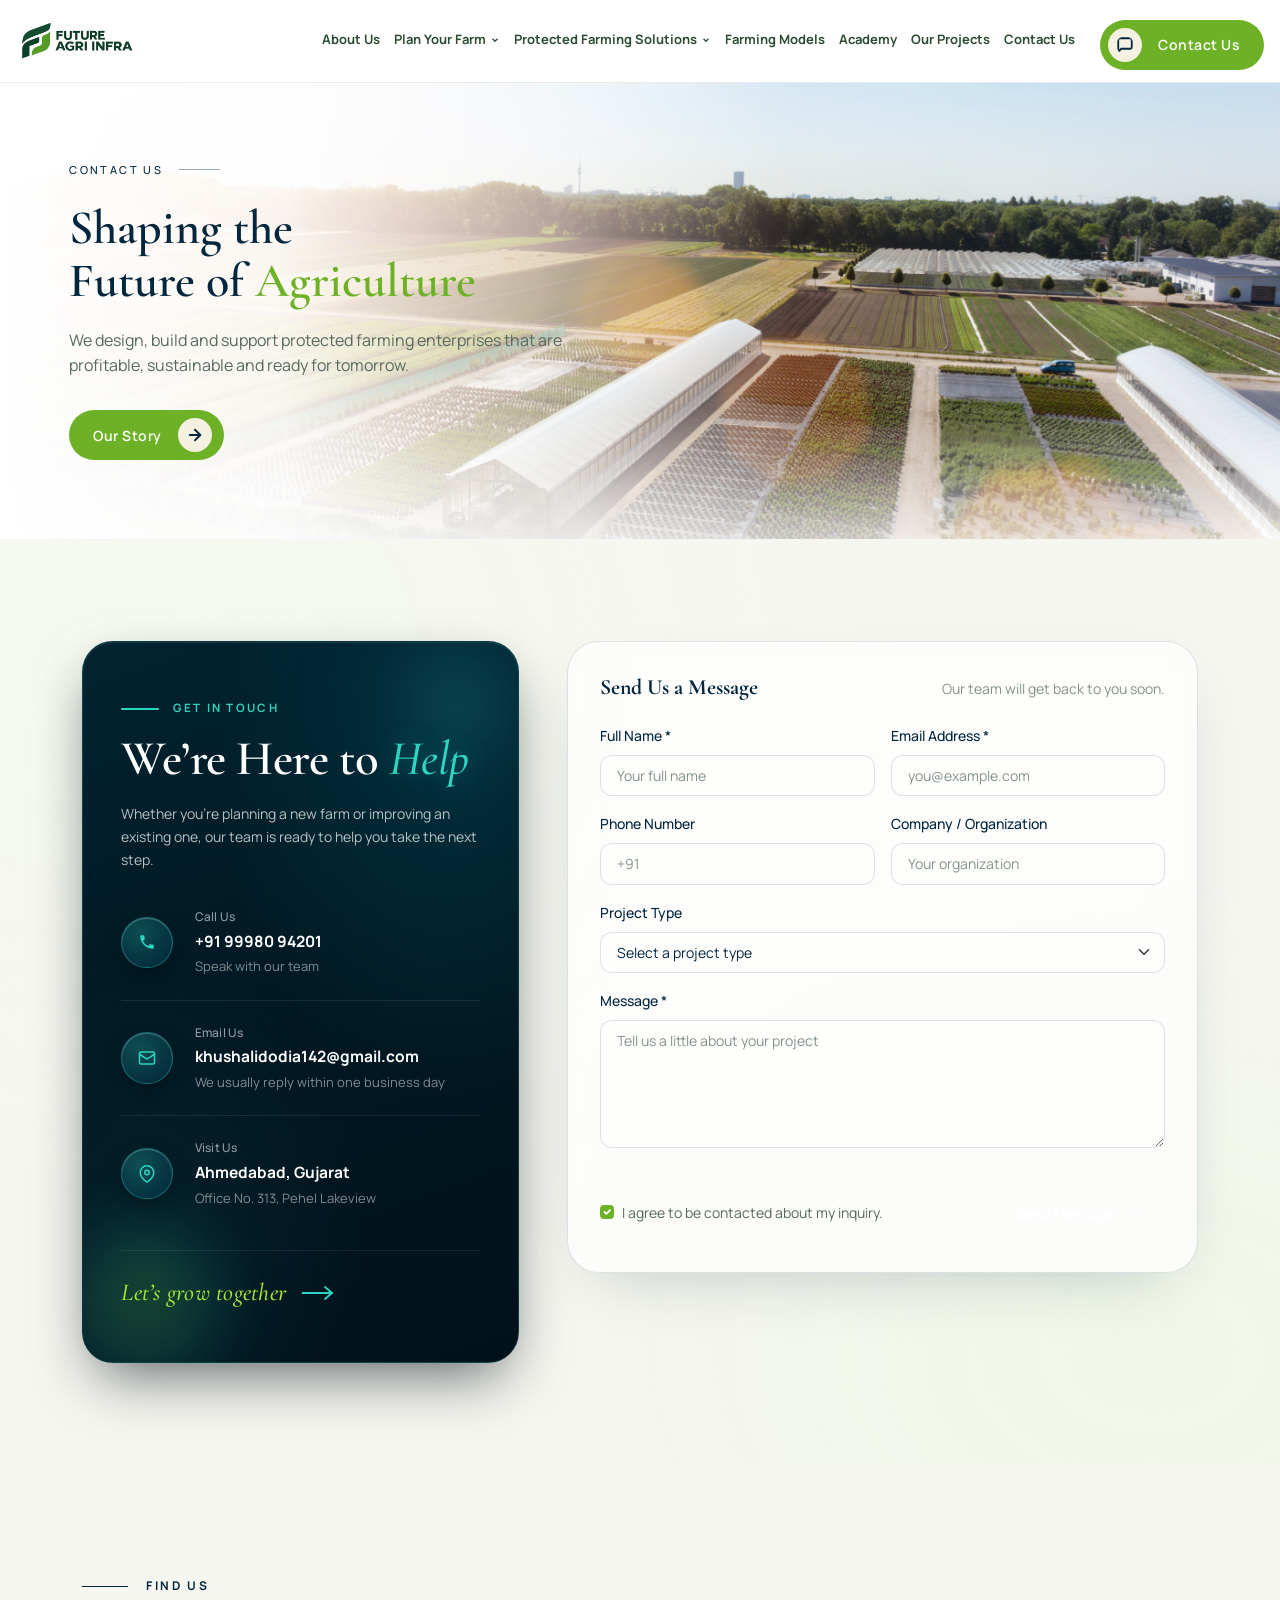
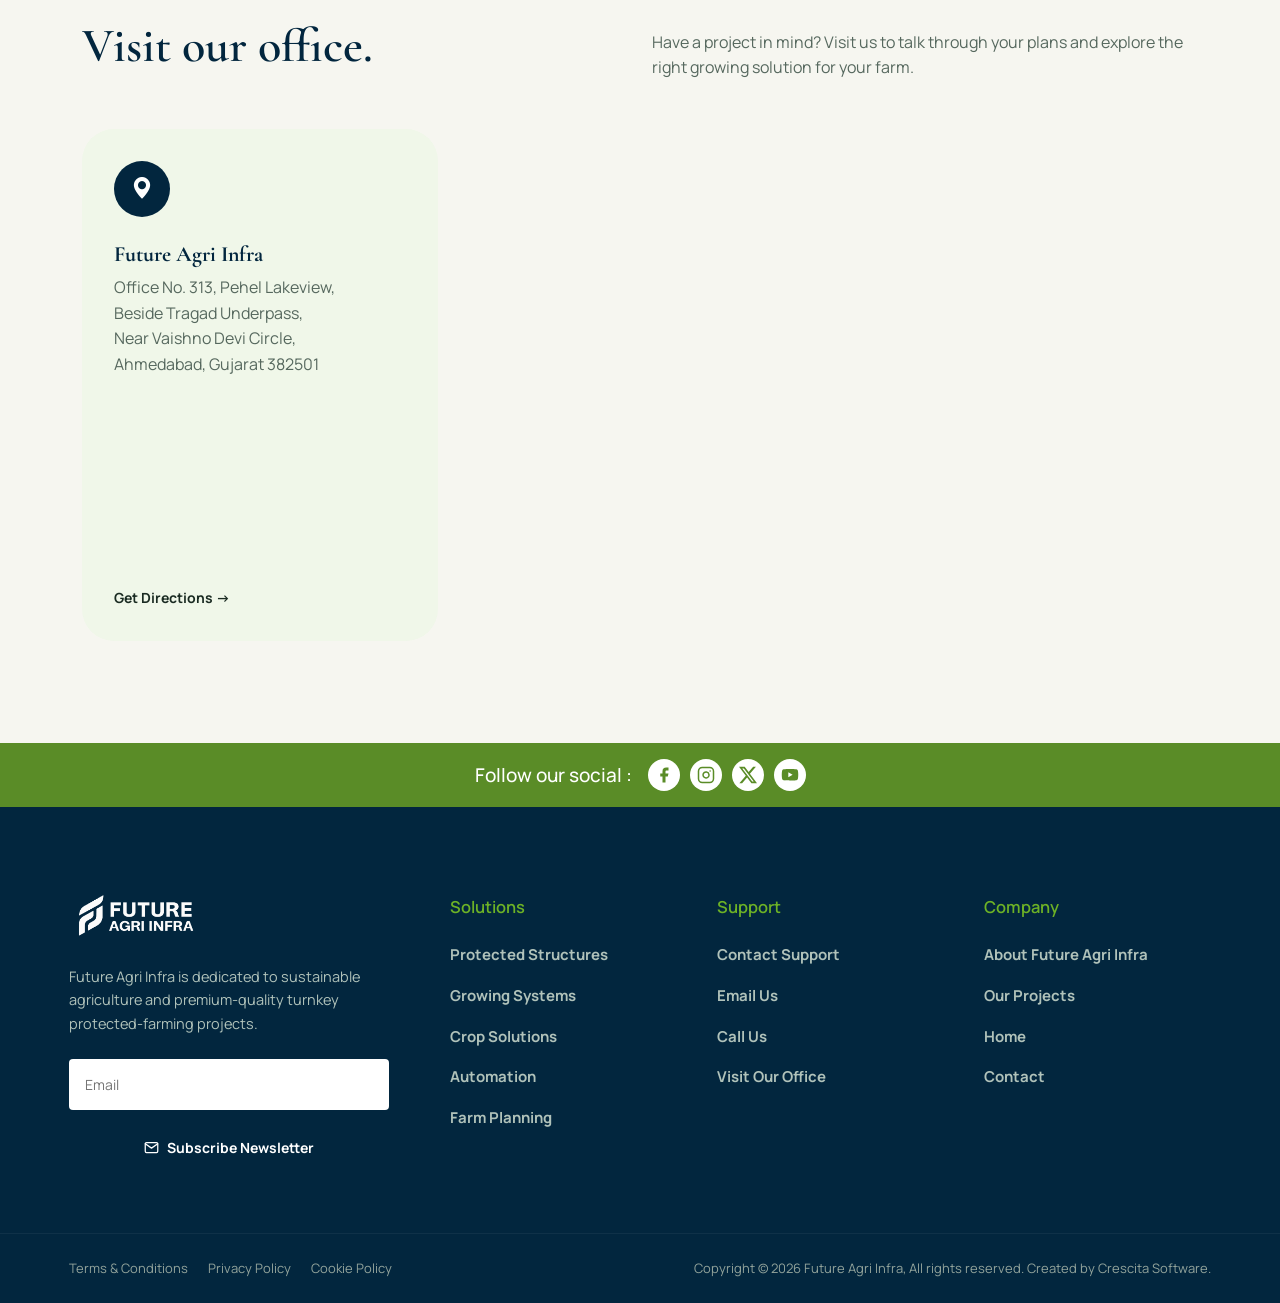
<file: contact.html>
<!DOCTYPE html>
<html lang="en">

<head>
  <meta charset="UTF-8">
  <meta name="viewport" content="width=device-width, initial-scale=1">
  <title>Contact Us | Future Agri Infra</title>
  <link rel="preconnect" href="https://fonts.googleapis.com">
  <link rel="preconnect" href="https://fonts.gstatic.com" crossorigin>
  <link
    href="https://fonts.googleapis.com/css2?family=Cormorant+Garamond:wght@500;600;700&family=Manrope:wght@400;500;600;700&display=swap"
    rel="stylesheet">
  <link href="https://cdn.jsdelivr.net/npm/bootstrap@5.3.3/dist/css/bootstrap.min.css" rel="stylesheet"
    integrity="sha384-QWTKZyjpPEjISv5WaRU9OFeRpok6YctnYmDr5pNlyT2bRjXh0JMhjY6hW+ALEwIH" crossorigin="anonymous">
  <link rel="stylesheet" href="https://cdn.jsdelivr.net/npm/bootstrap-icons@1.11.3/font/bootstrap-icons.min.css">
  <link rel="stylesheet" href="style.css?v=2.3">
  <link rel="stylesheet" href="resstyle.css?v=2.2">
</head>

<body class="fai-page">
  <div class="afm-scope" id="afmScope">
    <div class="afm-scrim" id="afmScrim"></div>

    <nav class="afm-navbar afm-navbar--solid" aria-label="Primary">
      <a class="afm-brand" href="index.html" aria-label="Future Agri Infra home">
        <span class="afm-brand__mark">
          <img class="fai-header-logo" src="images/logo.png" alt="Future Agri Infra">
        </span>
      </a>

      <ul class="afm-menu" id="afmMenu">
        <li class="afm-menu__mobile-header">
          <a href="index.html" aria-label="Future Agri Infra home">
            <img class="fai-header-logo" src="images/logo.png" alt="Future Agri Infra">
          </a>
          <button type="button" class="afm-menu__close" id="afmClose" aria-label="Close menu">
            <svg viewBox="0 0 24 24" fill="none" stroke="currentColor" stroke-width="2.5" stroke-linecap="round"
              stroke-linejoin="round" width="24" height="24" aria-hidden="true">
              <line x1="18" y1="6" x2="6" y2="18"></line>
              <line x1="6" y1="6" x2="18" y2="18"></line>
            </svg>
          </button>
        </li>
        <li class="afm-menu__item">
          <a href="about.html" class="afm-menu__link">About Us</a>
        </li>
        <li class="afm-menu__item">
          <a href="planfarm.html" class="afm-menu__link" aria-expanded="false">
            Plan Your Farm
            <svg class="afm-menu__caret" viewBox="0 0 24 24" fill="none" stroke="currentColor" stroke-width="3"
              aria-hidden="true">
              <path d="M6 9l6 6 6-6"></path>
            </svg>
          </a>
          <ul class="afm-dropdown">
            <li><a href="planfarm.html" class="afm-dropdown__link">Plan Your Farm</a></li>
            <li><a href="turnkey.html" class="afm-dropdown__link">Turnkey Farm Development</a></li>
            <li><a href="planfarm.html#plan-your-farm" class="afm-dropdown__link">Consultation</a></li>
          </ul>
        </li>
        <li class="afm-menu__item">
          <button type="button" class="afm-menu__link" aria-expanded="false">
            Protected Farming Solutions
            <svg class="afm-menu__caret" viewBox="0 0 24 24" fill="none" stroke="currentColor" stroke-width="3"
              aria-hidden="true">
              <path d="M6 9l6 6 6-6"></path>
            </svg>
          </button>
          <div class="afm-mega">
            <div class="afm-mega__grid">
              <div class="afm-mega__col">
                <p class="afm-mega__col-title">Protected Structures</p>
                <a href="protected.html#protected-structures" class="afm-mega__link">Protected Structures</a>
              </div>
              <div class="afm-mega__col">
                <p class="afm-mega__col-title">Growing Systems</p>
                <a href="protected.html#growing-systems" class="afm-mega__link">Growing Systems</a>
              </div>
              <div class="afm-mega__col">
                <p class="afm-mega__col-title">Crop Solutions</p>
                <a href="protected.html#crop-solutions" class="afm-mega__link">Crop Solutions</a>
              </div>
              <div class="afm-mega__col">
                <p class="afm-mega__col-title">Automation</p>
                <a href="protected.html#automation-solutions" class="afm-mega__link">Automation Solutions</a>
              </div>
            </div>
            <div class="afm-mega__footer">
              <p class="afm-mega__footer-text">Need help choosing the right solution? <strong>Talk to our team.</strong>
              </p>
              <a href="#fai-contact-title" class="afm-mega__footer-link">Get in touch</a>
            </div>
          </div>
        </li>
        <li class="afm-menu__item">
          <a href="index.html#fmdmTrack" class="afm-menu__link">Farming Models</a>
        </li>
        <li class="afm-menu__item">
          <a href="index.html#academy-training" class="afm-menu__link">Academy</a>
        </li>
        <li class="afm-menu__item">
          <a href="index.html#our-projects" class="afm-menu__link">Our Projects</a>
        </li>
        <li class="afm-menu__item">
          <a href="#fai-contact-title" class="afm-menu__link" aria-current="page">Contact Us</a>
        </li>
      </ul>

      <div class="afm-navbar__actions">
        <a href="#fai-contact-title" class="afm-btn-primary fm-cta-btn">
          <svg width="15" height="15" viewBox="0 0 24 24" fill="none" stroke="currentColor" stroke-width="2.4"
            aria-hidden="true">
            <path d="M21 15a2 2 0 0 1-2 2H7l-4 4V5a2 2 0 0 1 2-2h14a2 2 0 0 1 2 2z"></path>
          </svg>
          <span>Contact Us</span>
        </a>
        <button type="button" class="afm-burger" id="afmBurger" aria-label="Toggle menu" aria-expanded="false"
          aria-controls="afmMenu">
          <span class="afm-burger__bars"></span>
        </button>
      </div>
    </nav>



      <section class="fm-section fmab" id="about-us">
      <!-- background photo -->
      <div class="fmab__media">
        <img src="images/banner3.jpeg" alt="Protected cultivation polyhouse with lush green crops" class="fmab__img"
          loading="eager">
      </div>

      <div class="fmab__inner">
        <!-- LEFT: text -->
        <div class="fmab__content">
          <span class="fmab-eyebrow">Contact us<i class="fmab-eyebrow__line"></i></span>

          <h1 class="fm-heading fmab__title">
            Shaping the <br>Future of <span class="fmdm__accent">Agriculture</span>
          </h1>

          <p class="fm-text fmab__text">
            We design, build and support protected farming enterprises that are profitable, sustainable and ready for
            tomorrow.
          </p>

          <a href="#our-story" class="fm-cta-btn">
            Our Story
            <svg width="20" height="20" viewBox="0 0 24 24" fill="none" stroke="currentColor" stroke-width="2.5"
              stroke-linecap="round" stroke-linejoin="round">
              <line x1="5" y1="12" x2="19" y2="12"></line>
              <polyline points="12 5 19 12 12 19"></polyline>
            </svg>
          </a>
        </div>


      </div>
    </section>
    <main>
       <!-- Get in touch -->
    <section class="fai-section fai-contact-section" aria-labelledby="fai-contact-title">
      <div class="container">
        <div class="row g-4 g-xl-5 align-items-stretch">
          <div class="col-12 col-lg-5 d-flex">
            <div class="fai-contact-content">
              <div class="fai-contact-header">
                <span class="fai-contact-eyebrow">
                  <i class="fai-contact-eyebrow__line" aria-hidden="true"></i>
                  GET IN TOUCH
                </span>
                <h2 class="fai-contact-title" id="fai-contact-title">We’re Here to <em>Help</em></h2>
                <p class="fai-contact-desc">
                  Whether you're planning a new farm or improving an existing one, our team is ready to help you take
                  the next step.
                </p>
              </div>

              <ul class="fai-info-list">
                <li class="fai-info-item">
                  <span class="fai-info-icon" aria-hidden="true">
                    <svg viewBox="0 0 24 24" fill="currentColor">
                      <path d="M6.62 10.79a15.053 15.053 0 006.59 6.59l2.2-2.2a1 1 0 011.01-.24c1.12.37 2.33.57 3.58.57a1 1 0 011 1V20a1 1 0 01-1 1A17 17 0 013 4a1 1 0 011-1h3.5a1 1 0 011 1c0 1.25.2 2.46.57 3.58a1 1 0 01-.24 1.01l-2.21 2.2z"/>
                    </svg>
                  </span>
                  <div class="fai-info-stack">
                    <span class="fai-info-label">Call Us</span>
                    <a class="fai-info-value" href="tel:+919998094201">+91 99980 94201</a>
                    <span class="fai-info-note">Speak with our team</span>
                  </div>
                </li>
                <li class="fai-info-item">
                  <span class="fai-info-icon" aria-hidden="true">
                    <svg viewBox="0 0 24 24" fill="none" stroke="currentColor" stroke-width="2" stroke-linecap="round" stroke-linejoin="round">
                      <rect x="2" y="4" width="20" height="16" rx="2"></rect>
                      <path d="m22 7-8.97 5.7a1.94 1.94 0 0 1-2.06 0L2 7"></path>
                    </svg>
                  </span>
                  <div class="fai-info-stack">
                    <span class="fai-info-label">Email Us</span>
                    <a class="fai-info-value" href="mailto:khushalidodia142@gmail.com">khushalidodia142@gmail.com</a>
                    <span class="fai-info-note">We usually reply within one business day</span>
                  </div>
                </li>
                <li class="fai-info-item">
                  <span class="fai-info-icon" aria-hidden="true">
                    <svg viewBox="0 0 24 24" fill="none" stroke="currentColor" stroke-width="2" stroke-linecap="round" stroke-linejoin="round">
                      <path d="M21 10c0 7-9 13-9 13s-9-6-9-13a9 9 0 0 1 18 0z"></path>
                      <circle cx="12" cy="10" r="3"></circle>
                    </svg>
                  </span>
                  <div class="fai-info-stack">
                    <span class="fai-info-label">Visit Us</span>
                    <span class="fai-info-value">Ahmedabad, Gujarat</span>
                    <span class="fai-info-note">Office No. 313, Pehel Lakeview</span>
                  </div>
                </li>
              </ul>

              <div class="fai-contact-signoff">
                <span class="fai-contact-signoff__text">Let’s grow together</span>
                <span class="fai-contact-signoff__arrow" aria-hidden="true">
                  <svg width="34" height="14" viewBox="0 0 34 14" fill="none" stroke="currentColor" stroke-width="1.8" stroke-linecap="round" stroke-linejoin="round">
                    <line x1="0" y1="7" x2="30" y2="7"></line>
                    <polyline points="23 1 30 7 23 13"></polyline>
                  </svg>
                </span>
              </div>
            </div>
          </div>

          <div class="col-12 col-lg-7">
            <div class="fai-form-card">
              <div class="fai-form-header">
                <h3 class="fai-form-title">Send Us a Message</h3>
                <p class="fai-form-hint">Our team will get back to you soon.</p>
              </div>

              <form class="needs-validation" id="fai-contact-form" novalidate>
                <div class="row g-3">
                  <div class="col-12 col-md-6">
                    <label class="fai-label" for="fai-name">Full Name <span aria-hidden="true">*</span></label>
                    <input class="form-control fai-field" id="fai-name" name="name" type="text" autocomplete="name"
                      placeholder="Your full name" required>
                    <div class="invalid-feedback">Please enter your name.</div>
                  </div>
                  <div class="col-12 col-md-6">
                    <label class="fai-label" for="fai-email">Email Address <span aria-hidden="true">*</span></label>
                    <input class="form-control fai-field" id="fai-email" name="email" type="email"
                      autocomplete="email" placeholder="you@example.com" required>
                    <div class="invalid-feedback">Please enter a valid email address.</div>
                  </div>
                  <div class="col-12 col-md-6">
                    <label class="fai-label" for="fai-phone">Phone Number</label>
                    <input class="form-control fai-field" id="fai-phone" name="phone" type="tel"
                      autocomplete="tel" placeholder="+91">
                  </div>
                  <div class="col-12 col-md-6">
                    <label class="fai-label" for="fai-company">Company / Organization</label>
                    <input class="form-control fai-field" id="fai-company" name="company" type="text"
                      autocomplete="organization" placeholder="Your organization">
                  </div>
                  <div class="col-12">
                    <label class="fai-label" for="fai-project-type">Project Type</label>
                    <select class="form-select fai-field" id="fai-project-type" name="projectType">
                      <option value="" selected>Select a project type</option>
                      <option>Greenhouse / Protected Structure</option>
                      <option>Hydroponics / Growing System</option>
                      <option>Crop Planning</option>
                      <option>Automation</option>
                      <option>Other</option>
                    </select>
                  </div>
                  <div class="col-12">
                    <label class="fai-label" for="fai-message">Message <span aria-hidden="true">*</span></label>
                    <textarea class="form-control fai-field fai-message" id="fai-message" name="message"
                      placeholder="Tell us a little about your project" required></textarea>
                    <div class="invalid-feedback">Please add a message about your project.</div>
                  </div>
                  <div class="col-12">
                    <div class="fai-form-footer">
                      <div>
                        <div class="form-check fai-consent">
                          <input class="form-check-input" id="fai-consent" name="consent" type="checkbox" checked
                            required>
                          <label class="form-check-label" for="fai-consent">
                            I agree to be contacted about my inquiry.
                          </label>
                          <div class="invalid-feedback">Please agree to be contacted before sending.</div>
                        </div>
                      </div>
                      <button class="fai-btn fai-btn--primary" type="submit">
                        Send Message <span aria-hidden="true">→</span>
                      </button>
                    </div>
                    <p class="fai-form-status" id="fai-form-status" role="status" hidden></p>
                  </div>
                </div>
              </form>
            </div>
          </div>
        </div>
      </div>
    </section>
    <!-- Find us -->
    <section class="fai-section fai-find-section" aria-labelledby="fai-find-title">
      <div class="container">
        <div class="row align-items-end g-4 fai-find-heading">
          <div class="col-12 col-lg-6">
            <span class="fmos-eyebrow"><i class="fmos-eyebrow__line"></i> Find Us</span>
            <h2 class="fm-heading " id="fai-find-title">Visit our office.</h2>
          </div>
          <div class="col-12 col-lg-6">
            <p class="fm-text fmab__text ">
              Have a project in mind? Visit us to talk through your plans and explore the right growing solution for
              your farm.
            </p>
          </div>
        </div>

        <div class="row g-4 align-items-stretch">
          <div class="col-12 col-lg-4">
            <article class="fai-location-card">
              <span class="fai-icon-circle" aria-hidden="true">
                <i class="bi bi-geo-alt-fill"></i>
              </span>
              <h3 class="fai-location-title">Future Agri Infra</h3>
              <address class="fm-text fmab__text">
                Office No. 313, Pehel Lakeview,<br>
                Beside Tragad Underpass,<br>
                Near Vaishno Devi Circle,<br>
                Ahmedabad, Gujarat 382501
              </address>
              <a class="fai-link"
                href="https://www.google.com/maps/dir/?api=1&amp;destination=Office%20No.%20313%2C%20Pehel%20Lakeview%2C%20Beside%20Tragad%20Underpass%2C%20Near%20Vaishno%20Devi%20Circle%2C%20Ahmedabad%2C%20Gujarat%20382501"
                target="_blank" rel="noopener noreferrer">
                Get Directions <span aria-hidden="true">→</span>
              </a>
            </article>
          </div>
          <div class="col-12 col-lg-8">
            <iframe class="fai-map" title="Map showing Future Agri Infra office in Ahmedabad"
              src="https://www.google.com/maps?q=Office%20No.%20313%2C%20Pehel%20Lakeview%2C%20Beside%20Tragad%20Underpass%2C%20Near%20Vaishno%20Devi%20Circle%2C%20Ahmedabad%2C%20Gujarat%20382501&amp;output=embed"
              loading="lazy" referrerpolicy="no-referrer-when-downgrade" allowfullscreen></iframe>
          </div>
        </div>
      </div>
    </section>

   
    </main>

    <footer class="afm-ft">
      <div class="afm-ft__social-bar">
        <div class="afm-ft__social-container">
          <span>Follow our social :</span>
          <div class="afm-ft__social-links">
            <a href="#" aria-label="Facebook"><svg width="18" height="18" viewBox="0 0 24 24" fill="currentColor"
                aria-hidden="true">
                <path d="M18 2h-3a5 5 0 0 0-5 5v3H7v4h3v8h4v-8h3l1-4h-4V7a1 1 0 0 1 1-1h3z"></path>
              </svg></a>
            <a href="#" aria-label="Instagram"><svg width="18" height="18" viewBox="0 0 24 24" fill="none"
                stroke="currentColor" stroke-width="2" stroke-linecap="round" stroke-linejoin="round"
                aria-hidden="true">
                <rect x="2" y="2" width="20" height="20" rx="5" ry="5"></rect>
                <path d="M16 11.37A4 4 0 1 1 12.63 8 4 4 0 0 1 16 11.37z"></path>
                <line x1="17.5" y1="6.5" x2="17.51" y2="6.5"></line>
              </svg></a>
            <a href="#" aria-label="X"><svg width="18" height="18" viewBox="0 0 24 24" fill="currentColor"
                aria-hidden="true">
                <path
                  d="M18.901 1.153h3.68l-8.04 9.19L24 22.846h-7.406l-5.8-7.584-6.638 7.584H.474l8.6-9.83L0 1.154h7.594l5.243 6.932ZM17.61 20.644h2.039L6.486 3.24H4.298Z"></path>
              </svg></a>
            <a href="#" aria-label="YouTube"><svg width="18" height="18" viewBox="0 0 24 24" fill="currentColor"
                aria-hidden="true">
                <path
                  d="M22.54 6.42a2.78 2.78 0 0 0-1.94-2C18.88 4 12 4 12 4s-6.88 0-8.6.46a2.78 2.78 0 0 0-1.94 2A29.02 29.02 0 0 0 1 11.75a29.02 29.02 0 0 0 .46 5.33 2.78 2.78 0 0 0 1.94 2c1.72.46 8.6.46 8.6.46s6.88 0 8.6-.46a2.78 2.78 0 0 0 1.94-2 29.02 29.02 0 0 0 .46-5.33 29.02 29.02 0 0 0-.46-5.33zM9.75 15.02V8.48l5.75 3.27z"></path>
              </svg></a>
          </div>
        </div>
      </div>

      <div class="afm-ft__main">
        <div class="afm-ft__container">
          <div class="afm-ft__col afm-ft__col--brand">
            <a href="index.html" class="afm-brand afm-ft__brand" aria-label="Future Agri Infra home">
              <span class="afm-brand__mark">
                <img class="fai-footer-logo" src="images/footerl.png" alt="Future Agri Infra">
              </span>
            </a>
            <p class="afm-ft__desc">Future Agri Infra is dedicated to sustainable agriculture and premium-quality
              turnkey protected-farming projects.</p>
            <form class="afm-ft__form" id="fai-newsletter-form">
              <label class="visually-hidden" for="fai-newsletter-email">Email for newsletter</label>
              <input type="email" id="fai-newsletter-email" name="email" placeholder="Email" class="afm-ft__input"
                autocomplete="email" required>
              <button type="submit" class="afm-ft__submit">
                <svg width="15" height="15" viewBox="0 0 24 24" fill="none" stroke="currentColor" stroke-width="2"
                  stroke-linecap="round" stroke-linejoin="round" aria-hidden="true">
                  <path d="M4 4h16c1.1 0 2 .9 2 2v12c0 1.1-.9 2-2 2H4c-1.1 0-2-.9-2-2V6c0-1.1.9-2 2-2z"></path>
                  <polyline points="22,6 12,13 2,6"></polyline>
                </svg>
                Subscribe Newsletter
              </button>
              <p class="afm-ft__desc" id="fai-newsletter-status" role="status" hidden></p>
            </form>
          </div>

          <div class="afm-ft__col">
            <h2 class="afm-ft__heading">Solutions</h2>
            <ul class="afm-ft__list">
              <li><a href="protected.html#protected-structures">Protected Structures</a></li>
              <li><a href="protected.html#growing-systems">Growing Systems</a></li>
              <li><a href="protected.html#crop-solutions">Crop Solutions</a></li>
              <li><a href="protected.html#automation-solutions">Automation</a></li>
              <li><a href="planfarm.html">Farm Planning</a></li>
            </ul>
          </div>

          <div class="afm-ft__col">
            <h2 class="afm-ft__heading">Support</h2>
            <ul class="afm-ft__list">
              <li><a href="#fai-contact-title">Contact Support</a></li>
              <li><a href="mailto:khushalidodia142@gmail.com">Email Us</a></li>
              <li><a href="tel:+919998094201">Call Us</a></li>
              <li><a href="#fai-find-title">Visit Our Office</a></li>
            </ul>
          </div>

          <div class="afm-ft__col">
            <h2 class="afm-ft__heading">Company</h2>
            <ul class="afm-ft__list">
              <li><a href="about.html">About Future Agri Infra</a></li>
              <li><a href="index.html#our-projects">Our Projects</a></li>
              <li><a href="index.html">Home</a></li>
              <li><a href="contact.html">Contact</a></li>
            </ul>
          </div>
        </div>
      </div>

      <div class="afm-ft__bottom">
        <div class="afm-ft__bottom-container">
          <div class="afm-ft__legal">
            <a href="#">Terms &amp; Conditions</a>
            <a href="#">Privacy Policy</a>
            <a href="#">Cookie Policy</a>
          </div>
          <div class="afm-ft__copy">
            Copyright &copy; 2026 Future Agri Infra, All rights reserved. Created by Crescita Software.
          </div>
        </div>
      </div>
    </footer>
  </div>

  <script src="script.js?v=1.10"></script>
  <script src="https://cdn.jsdelivr.net/npm/bootstrap@5.3.3/dist/js/bootstrap.bundle.min.js"
    integrity="sha384-YvpcrYf0tY3lHB60NNkmXc5s9fDVZLESaAA55NDzOxhy9GkcIdslK1eN7N6jIeHz"
    crossorigin="anonymous"></script>
  <script>
    (() => {
      const form = document.querySelector('.needs-validation');
      if (!form) return;

      form.addEventListener('submit', (event) => {
        event.preventDefault();
        if (!form.checkValidity()) {
          event.stopPropagation();
        } else {
          const status = document.querySelector('#fai-form-status');
          status.hidden = false;
          status.textContent = 'Your details are valid. Online message delivery is not enabled yet; please contact us by phone or email.';
        }
        form.classList.add('was-validated');
      });
    })();

    (() => {
      const form = document.querySelector('#fai-newsletter-form');
      const emailField = document.querySelector('#fai-newsletter-email');
      const status = document.querySelector('#fai-newsletter-status');
      if (!form || !emailField || !status) return;

      form.addEventListener('submit', (event) => {
        event.preventDefault();
        if (!emailField.checkValidity()) {
          emailField.reportValidity();
          return;
        }

        const subject = encodeURIComponent('Newsletter subscription request');
        const body = encodeURIComponent(`Please subscribe this email address to your newsletter: ${emailField.value}`);
        window.location.href = `mailto:khushalidodia142@gmail.com?subject=${subject}&body=${body}`;
        status.hidden = false;
        status.textContent = 'Your email app will open with a subscription request ready to send.';
      });
    })();
  </script>
</body>

</html>
</file>
